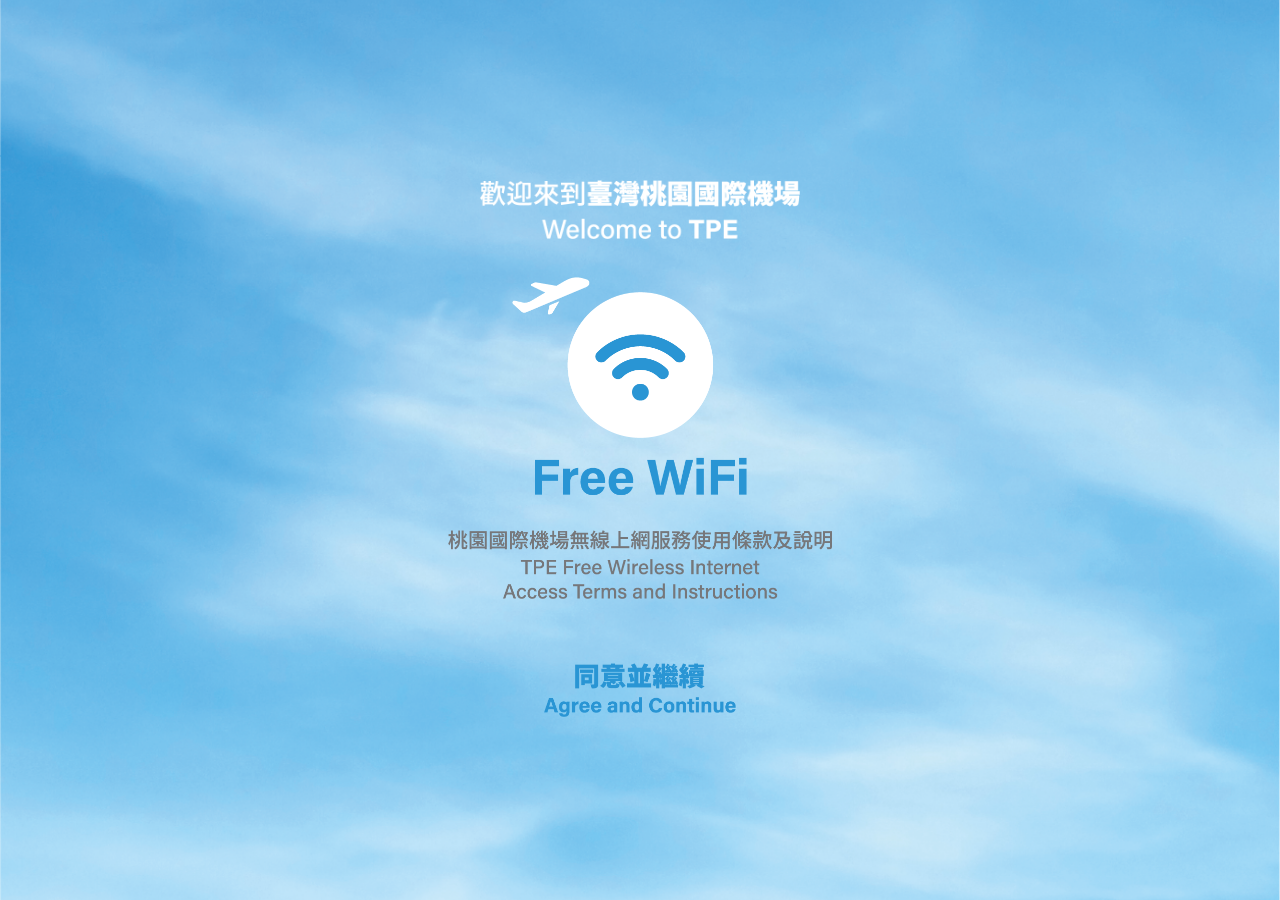
<file: index.html>
<!DOCTYPE html>
<html lang="en">
<head>
    <meta charset="UTF-8">
    <meta name="viewport" content="width=device-width, initial-scale=1.0">
    <title>桃園國際機場無線上網服務</title>
    <link rel="stylesheet" href="./css/index.css">
</head>
<body>
    <main class="index-page">
        <div class="index-frame">
            <img class="welcome" src="./images/1x/index-welcome.webp" alt="歡迎來到桃園國際機場">
            <img class="middle" src="./images/1x/index-middle.webp" alt="">
            <a class="button-agree" href=""><img src="./images/1x/index-agree.webp" alt="同意並繼續"></a>
        </div>
    </main>
</body>
</html>
</file>
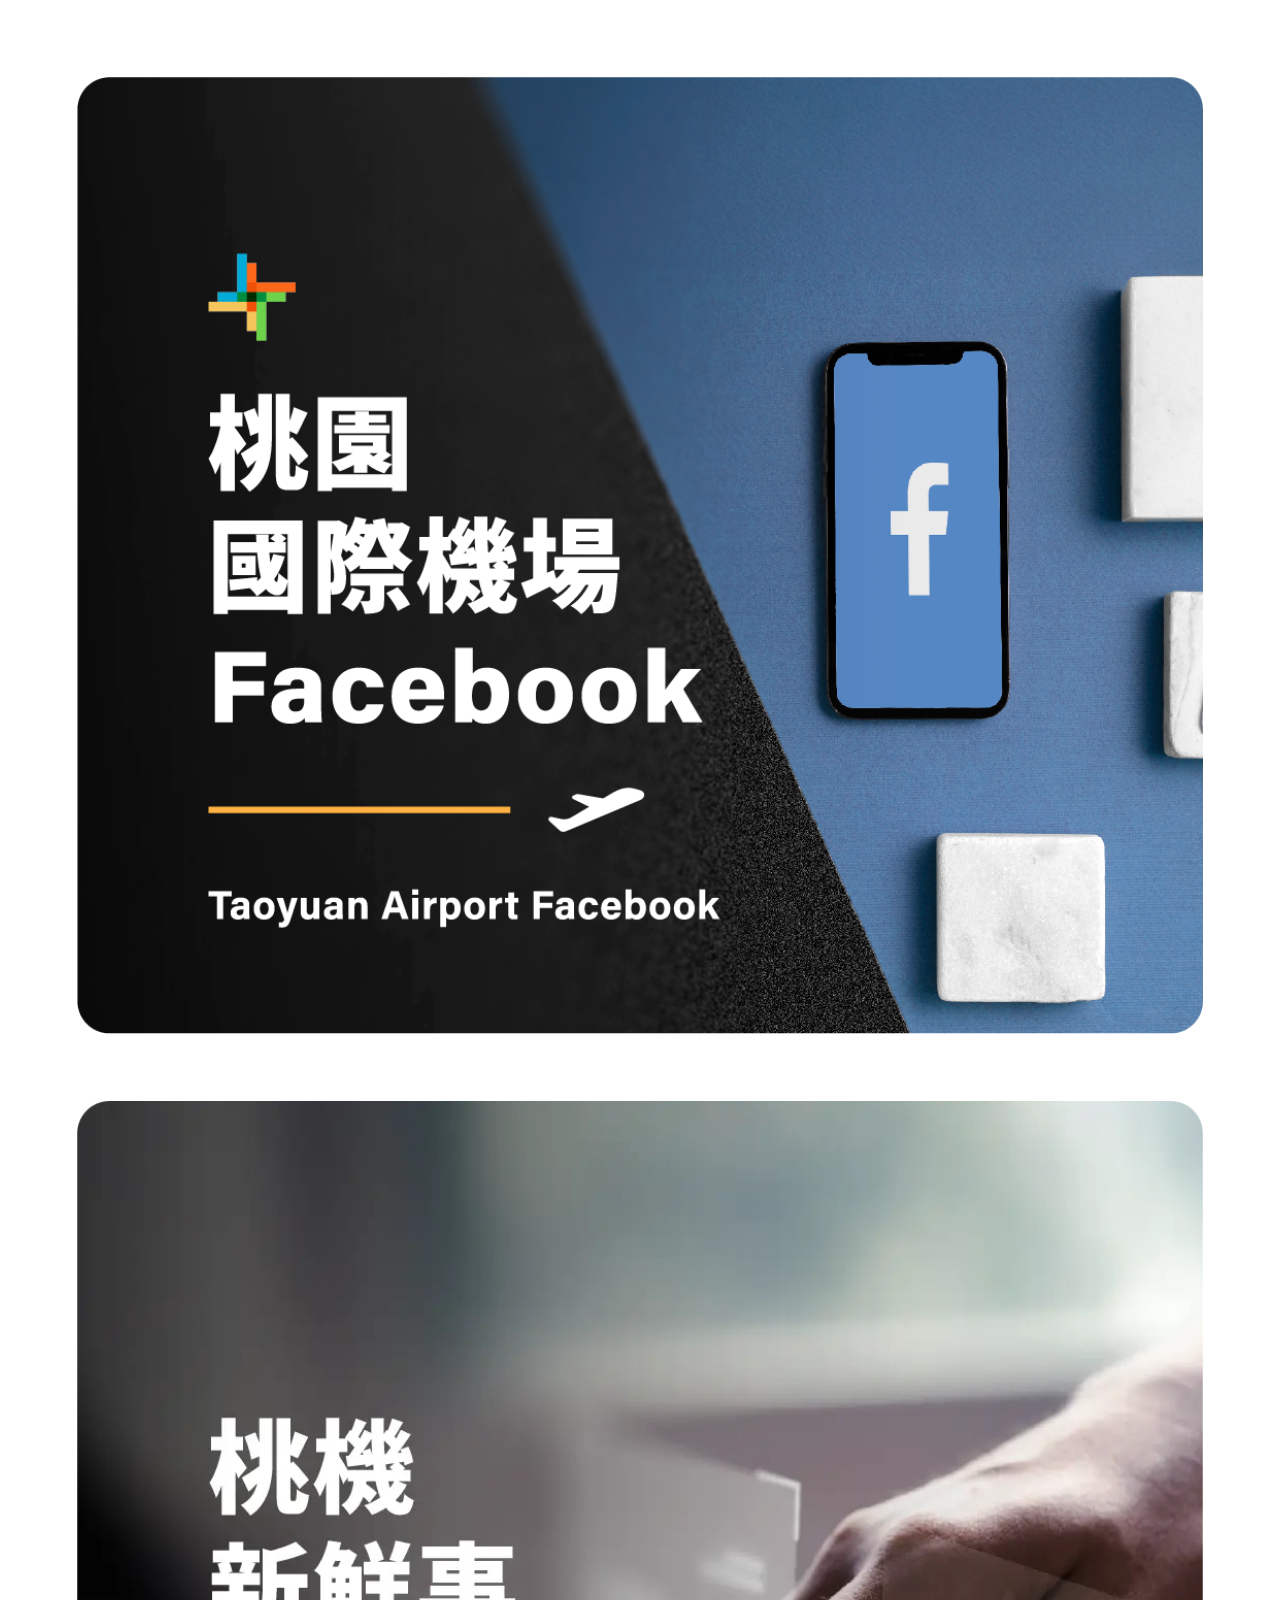
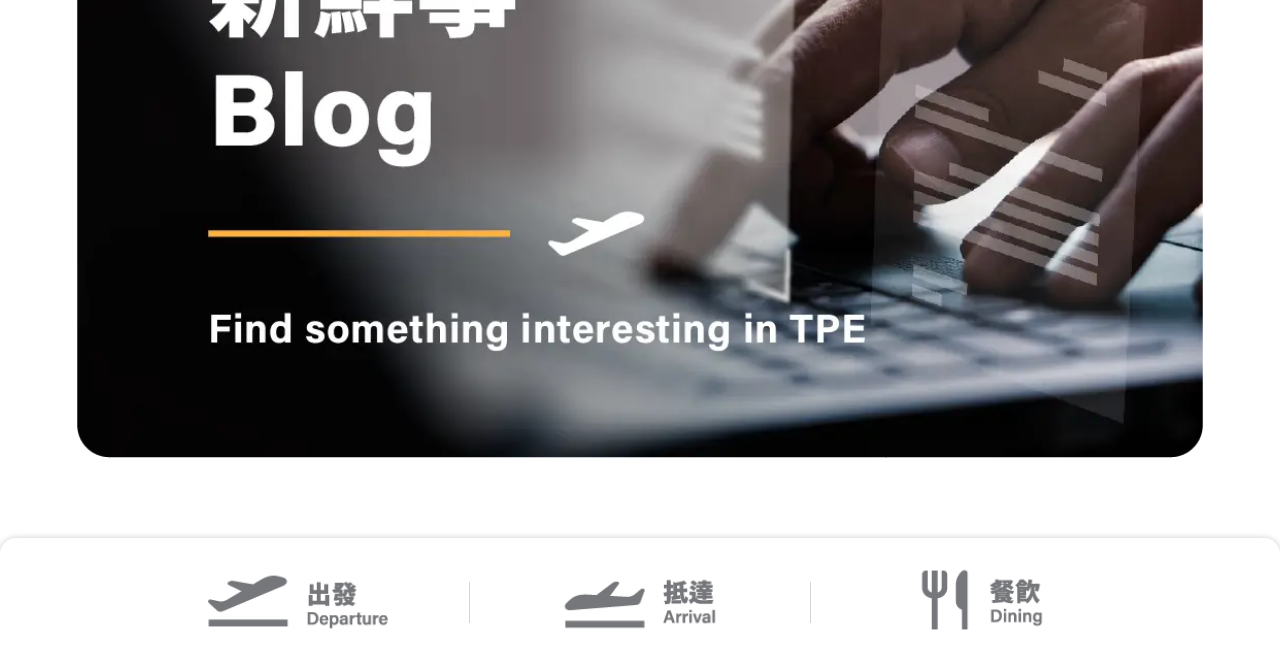
<file: menu.html>
<!DOCTYPE html>
<html lang="en">
<head>
    <meta charset="UTF-8">
    <meta name="viewport" content="width=device-width, initial-scale=1.0">
    <title>桃園國際機場無線上網服務</title>
    <link rel="stylesheet" href="./css/menu.css">
</head>
<body>
    <main class="menu-page">
        <div class="menu-top">
           <a href="">
            <img src="./images/1x/menu-fb.webp" alt="Facebook">
           </a>
           <a href="">
            <img src="./images/1x/menu-blog.webp" alt="Blog">
           </a>
        </div>
        <div class="menu-bottom">
            <a href="">
                <img src="./images/1x/menu-bar-departure.webp" alt="">
            </a>
            <span class="button-line"></span>
            <a href="">
                <img src="./images/1x/menu-bar-arrival.webp" alt="">
            </a>
            <span class="button-line"></span>
            <a href="">
                <img src="./images/1x/menu-bar-dining.webp" alt="">
            </a>
        </div>
    </main>
</body>
</html>
</file>
<file: css/index.css>
@import url("base.css");
/* w 414 h 736 */
.index-page{
    min-height: 100dvh;
    height: 100%;
    background-image: url(../images/1x/index-background.webp);
    /* background-image: url(../no/index-design.webp); */
    background-size: cover;
    background-position: center;
    background-repeat: no-repeat;
    
}
.index-frame{
    max-width: 576px;
    margin: auto;
    height: 100dvh;
    display: flex;
    flex-direction: column;
    justify-content: space-between;
    align-items: center;
 
}
.welcome{
    width: 56%;
    margin-top: 24%;
}
.middle{
    width: 62%;
    margin-bottom: 20%;
}
.button-agree{
    width: 30%;
    display: inline-block;
    margin-bottom: 24%;
}

@media screen and (orientation:landscape){
    .index-frame{
        justify-content: center;
    }
    .welcome{
        width: 25dvw;
        margin-top: 0;
    }
    .middle{
        width: 30dvw;
        margin-bottom: 5dvw;
        margin-top: 3dvw;
    }
    .button-agree{
        width: 15dvw;
        margin-bottom: 0;
    }
}
</file>
<file: css/menu.css>
@import url("base.css");

.menu-page{
    min-height: 100dvh;
    height: 100%;
    display: flex;
    flex-direction: column;
    justify-content: space-between;
    /* background-image: url(../no/menu-design.webp);
    background-size: 100%;
    background-position: top center;
    background-repeat: no-repeat;
   
     */
}
.menu-top{
    display: flex;
    flex-direction: column;
    padding: 6vw;
    gap: 5vw;
}

.menu-bottom{
    width: 100%;
    height : 10dvw;

    display: flex;
    align-items: center;
    flex-direction: row;
    flex-wrap: nowrap;
    overflow: hidden;
    padding-left: 10dvw;
    padding-right: 10dvw;
    box-shadow: 0px 0px 6px rgba(0,0,0,0.2);
    border-radius: 16px 16px 0 0;
}
.menu-bottom a{
   
    width: 100%;
    height: 100%;
}

.menu-bottom a img{
   height: 100%;
   object-fit: contain;
}
.menu-bottom .button-line{
    border-right: 1px solid #D4D4D4;
    height: 32%;
}
</file>
